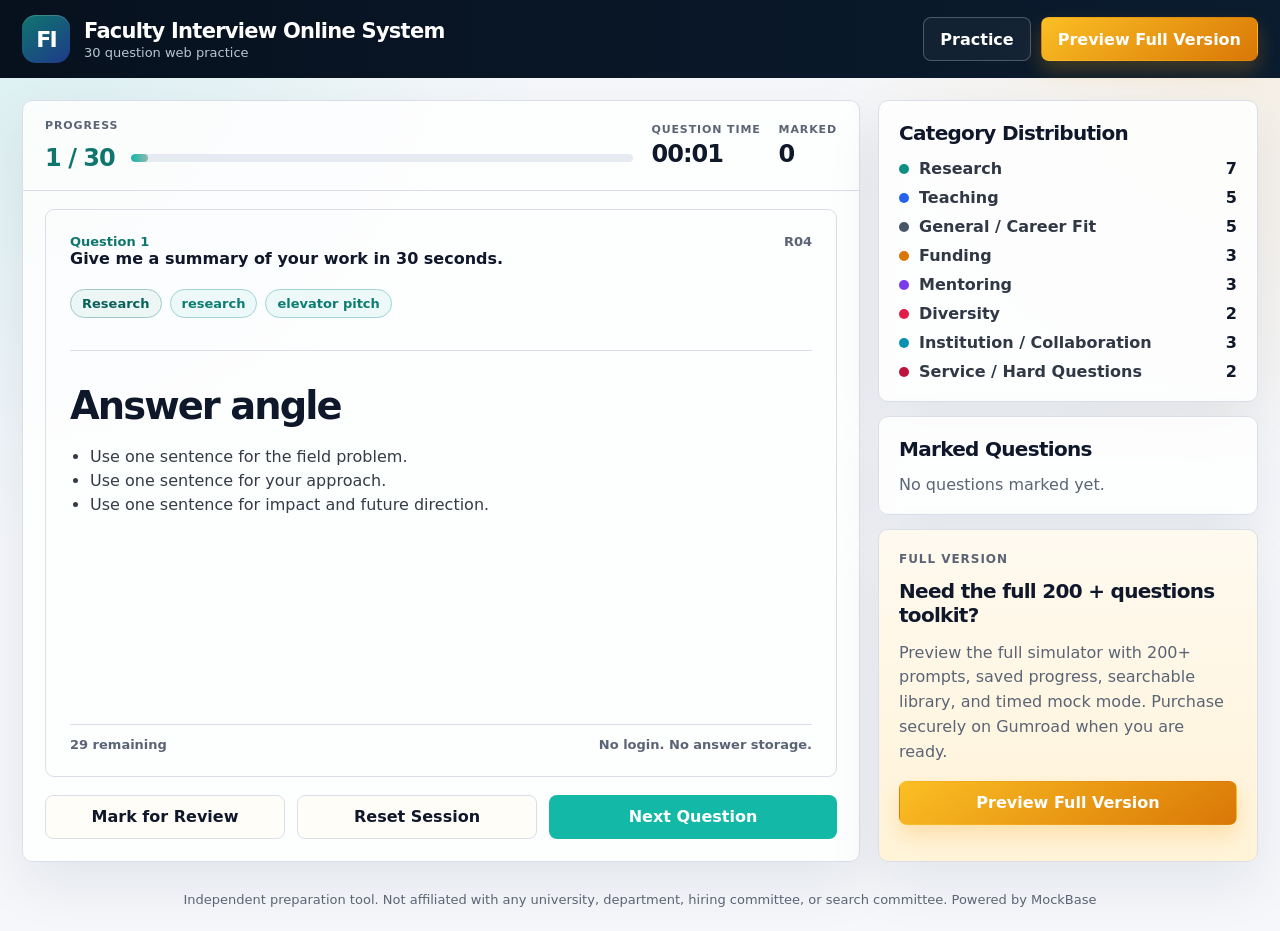
<file: index.html>
<!DOCTYPE html>
<html lang="en">
<head>
  <meta charset="UTF-8">
  <meta name="viewport" content="width=device-width, initial-scale=1.0">

  <title>Faculty Interview Practice Software | Faculty Interview Simulator | 30 min Online Free Mock</title>
  <meta name="description" content="Faculty interview practice software for PhD students, postdocs, lecturers, and assistant professor candidates. Practice academic interview prompts with timed sessions, answer angles, prompt libraries, and progress tracking.">
  <link rel="canonical" href="https://facultyinterview.app/">

  <meta property="og:title" content="Faculty Interview Practice Software">
  <meta property="og:description" content="Practice faculty interview prompts with timed sessions, answer angles, prompt libraries, and progress tracking.">
  <meta property="og:type" content="website">
  <meta property="og:url" content="https://facultyinterview.app/">
  <meta property="og:image" content="https://facultyinterview.app/preview.png">

  <meta name="twitter:card" content="summary_large_image">
  <meta name="twitter:title" content="Faculty Interview Practice Software">
  <meta name="twitter:description" content="Academic interview preparation software for PhD students, postdocs, lecturers, and assistant professor candidates.">
  <meta name="twitter:image" content="https://facultyinterview.app/preview.png">

  <link rel="stylesheet" href="styles.css">

  <link rel="icon" href="favicon_io/favicon.ico" sizes="any">
  <link rel="icon" type="image/png" sizes="32x32" href="favicon_io/favicon-32x32.png">
  <link rel="icon" type="image/png" sizes="16x16" href="favicon_io/favicon-16x16.png">
  <link rel="apple-touch-icon" sizes="180x180" href="favicon_io/apple-touch-icon.png">
  <link rel="manifest" href="favicon_io/site.webmanifest">
  <meta name="theme-color" content="#07111e">

  <script type="application/ld+json">
  {
    "@context": "https://schema.org",
    "@type": "SoftwareApplication",
    "name": "Faculty Interview Simulator",
    "applicationCategory": "EducationalApplication",
    "operatingSystem": "Web, macOS, Windows",
    "description": "Faculty interview practice software for academic job candidates, including timed practice sessions, interview prompts, answer angles, and progress tracking.",
    "url": "https://facultyinterview.app/",
    "offers": {
      "@type": "Offer",
      "price": "19.90",
      "priceCurrency": "USD"
    }
  }
  </script>

  <script async src="https://www.googletagmanager.com/gtag/js?id=G-M27YB79J05"></script>
  <script>
    window.dataLayer = window.dataLayer || [];
    function gtag(){dataLayer.push(arguments);}
    gtag('js', new Date());
    gtag('config', 'G-M27YB79J05');
  </script>
</head>

<body data-page="practice">
  <header class="topbar">
    <a class="brand" href="index.html" aria-label="Faculty Interview Online System">
      <span class="brand-mark">FI</span>
      <span>
        <strong>Faculty Interview Online System</strong>
        <small>30 question web practice</small>
      </span>
    </a>

    <nav class="top-actions" aria-label="Primary navigation">
      <a class="button button-ghost" href="#practice">Practice</a>
      <a
        class="button button-warm"
        onclick="gtag('event', 'buy_full_version_click', { event_category: 'purchase', event_label: 'top_navigation' });"
        href="preview.html"
      >
        Preview Full Version
      </a>
    </nav>
  </header>

  <main class="page-shell">
    <section id="practice" class="practice-layout">
      <section class="practice-card" aria-label="Current practice question">
        <div class="session-bar">
          <div class="metric progress-metric">
            <span>Progress</span>
            <strong id="progressText">1 / 30</strong>
            <div class="progress-track" aria-hidden="true">
              <div id="progressFill" class="progress-fill"></div>
            </div>
          </div>

          <div class="metric">
            <span>Question Time</span>
            <strong id="timerText">00:00</strong>
          </div>

          <div class="metric">
            <span>Marked</span>
            <strong id="markedCount">0</strong>
          </div>
        </div>

        <article class="question-panel">
          <div class="question-meta">
            <span id="questionNumber">Question 1</span>
            <span id="questionId">Q01</span>
          </div>

          <h1 id="questionText">Faculty Interview Practice Software for Academic Job Candidates</h1>

          <p id="questionNote" class="question-note" hidden></p>

          <div id="tagList" class="tag-list" aria-label="Question categories"></div>

          <div class="answer-angle">
            <h2>Answer angle</h2>
            <ul id="answerAngleList"></ul>
          </div>

          <div class="question-footer">
            <span id="remainingText">29 remaining</span>
            <span>No login. No answer storage.</span>
          </div>
        </article>

        <div class="practice-controls">
          <button id="reviewButton" class="button button-outline" type="button">Mark for Review</button>
          <button id="resetButton" class="button button-secondary" type="button">Reset Session</button>
          <button id="nextButton" class="button button-primary" type="button">Next Question</button>
        </div>
      </section>

      <aside class="side-stack" aria-label="Practice details">
        <section class="side-card">
          <h2>Category Distribution</h2>
          <div id="distributionList" class="distribution-list"></div>
        </section>

        <section class="side-card">
          <h2>Marked Questions</h2>
          <div id="markedList" class="marked-list">No questions marked yet.</div>
        </section>

        <section class="side-card full-card">
          <p class="eyebrow">Full version</p>
          <h2>Need the full 200 + questions toolkit?</h2>
          <p>
            Preview the full simulator with 200+ prompts, saved progress, searchable library, and timed mock mode. Purchase securely on Gumroad when you are ready.
          </p>
          <a
            class="button button-warm full-width"
            onclick="gtag('event', 'buy_full_version_click', { event_category: 'purchase', event_label: 'side_card' });"
            href="preview.html"
          >
            Preview Full Version
          </a>
          <p></p>
          <!-- AddToAny BEGIN --> <div class="a2a_kit a2a_kit_size_32 a2a_default_style"> <a class="a2a_dd" href="https://www.addtoany.com/share"></a> <a class="a2a_button_facebook"></a> <a class="a2a_button_mastodon"></a> <a class="a2a_button_email"></a> </div> <script defer src="https://static.addtoany.com/menu/page.js"></script> <!-- AddToAny END -->
        </section>
      </aside>
    </section>

    
  </main>

  <footer class="footer-note">
    Independent preparation tool. Not affiliated with any university, department, hiring committee, or search committee.  Powered by <a href="https://mockbase.app/#products" target="_blank">MockBase</a>
  </footer>

  <script src="app.js"></script>
</body>
</html>
</file>
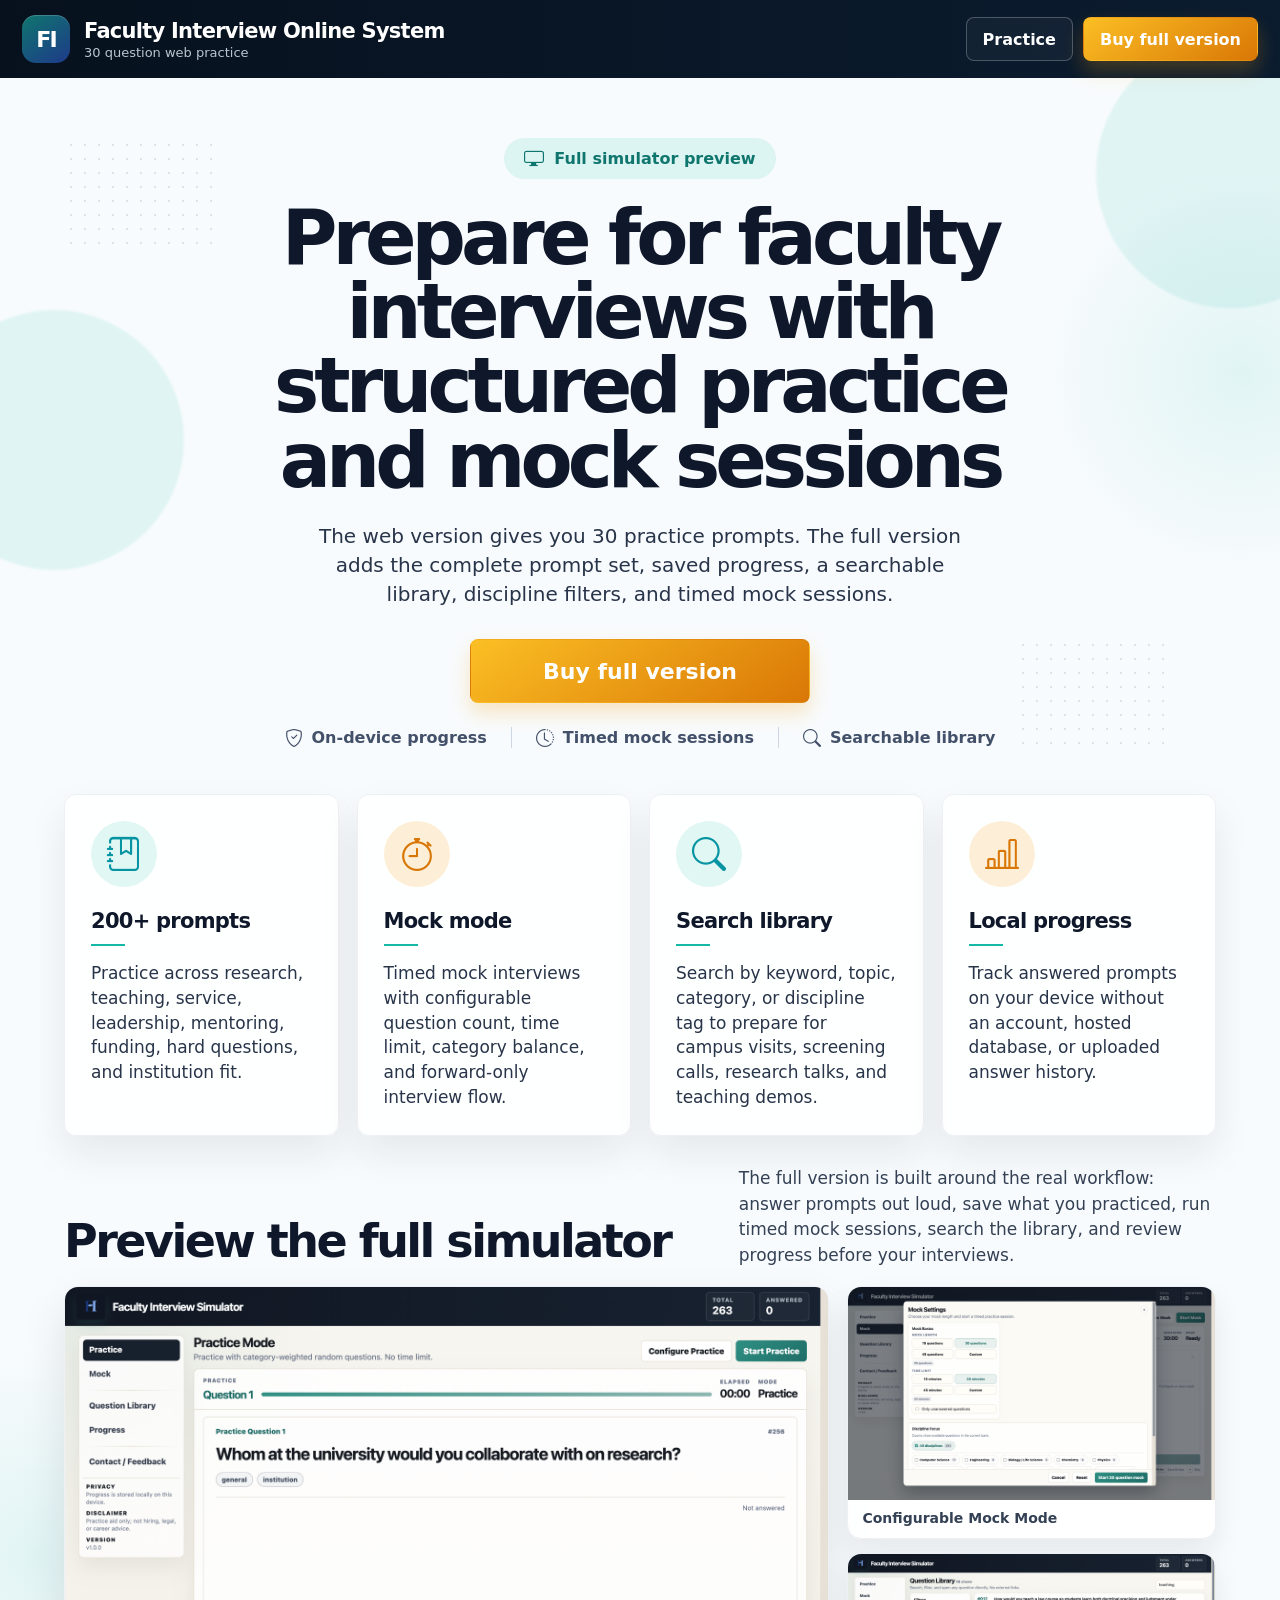
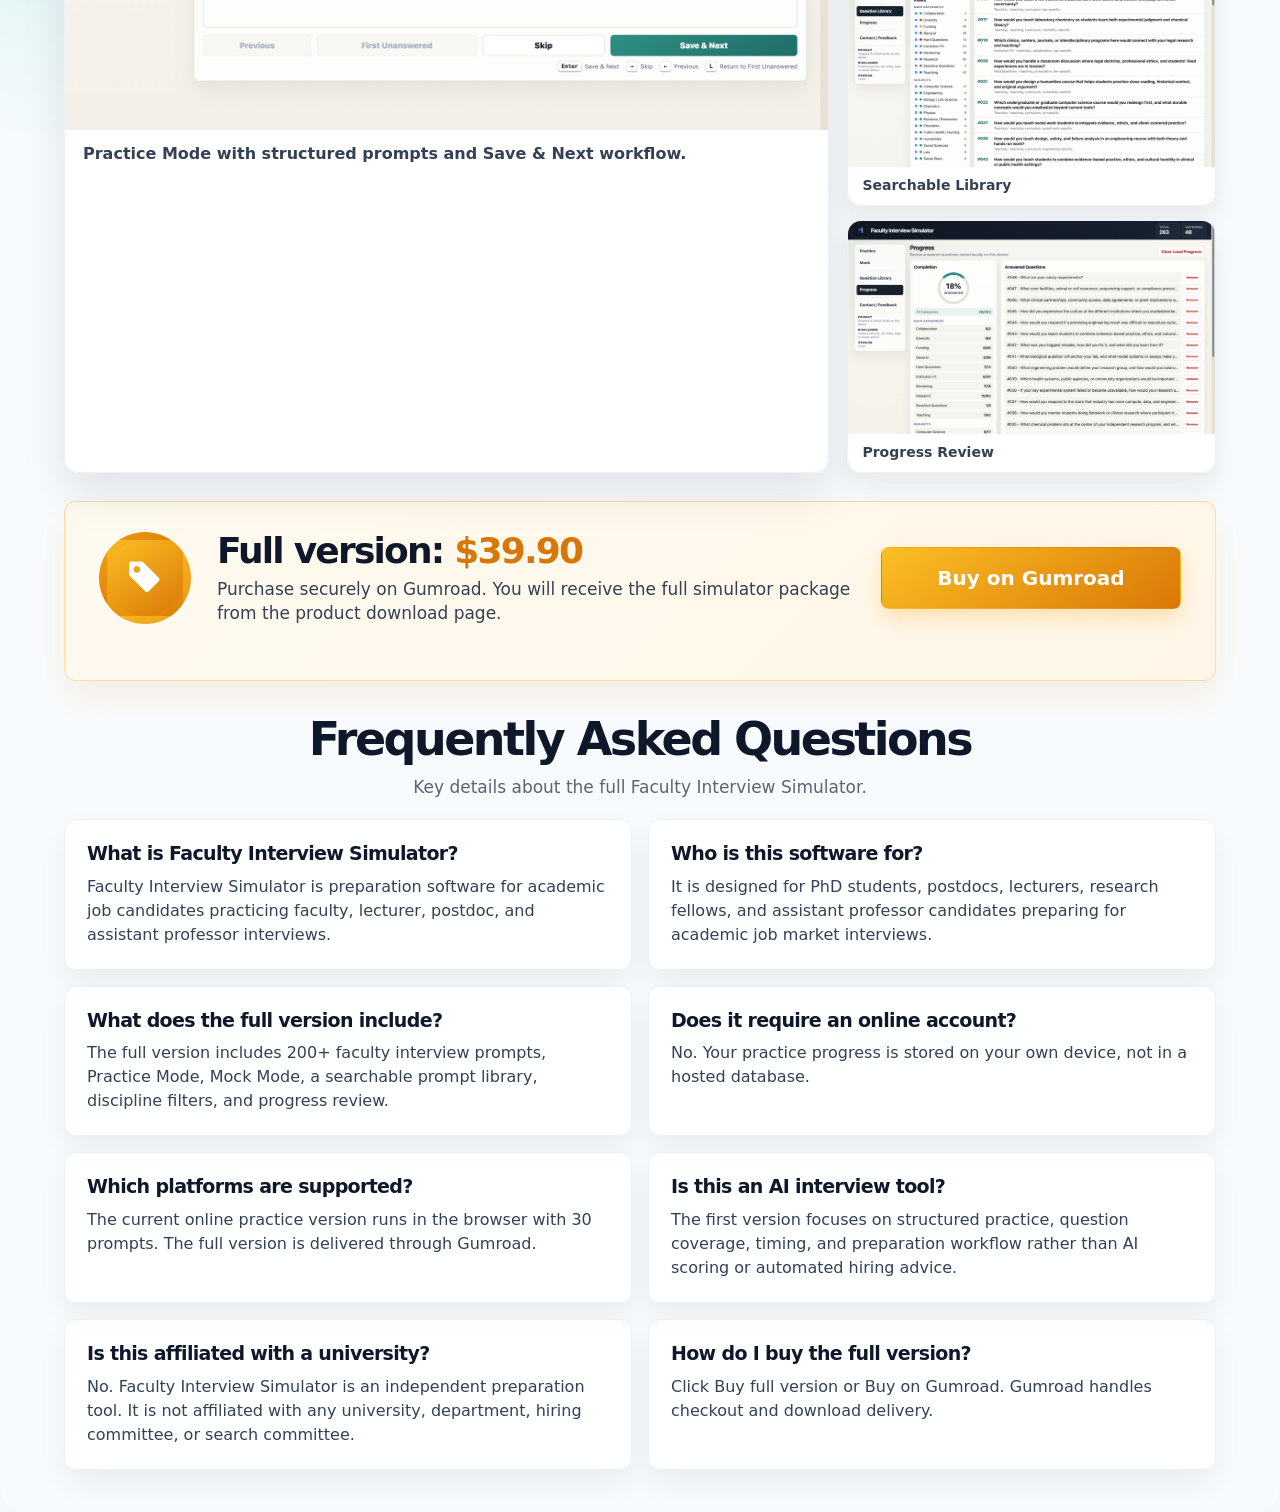
<file: preview.html>
<!DOCTYPE html>
<html lang="en">
<head>
  <meta charset="UTF-8">
  <meta name="viewport" content="width=device-width, initial-scale=1.0">

  <title>Faculty Interview Simulator Full Version | Academic Interview Practice Software</title>
  <meta name="description" content="Preview and purchase the full Faculty Interview Simulator for academic job candidates. Includes 200+ prompts, Practice Mode, Mock Mode, searchable library, and on-device progress tracking.">
  <link rel="canonical" href="https://facultyinterview.app/waitlist.html">

  <meta property="og:title" content="Faculty Interview Simulator Full Version">
  <meta property="og:description" content="Preview and purchase the full academic interview practice simulator with 200+ prompts, timed mock sessions, searchable library, and on-device progress tracking.">
  <meta property="og:type" content="website">
  <meta property="og:url" content="https://facultyinterview.app/waitlist.html">
  <meta property="og:image" content="https://facultyinterview.app/preview.png">

  <meta name="twitter:card" content="summary_large_image">
  <meta name="twitter:title" content="Faculty Interview Simulator Full Version">
  <meta name="twitter:description" content="Academic interview practice software with structured practice, mock sessions, and progress tracking.">
  <meta name="twitter:image" content="https://facultyinterview.app/preview.png">

  <link rel="stylesheet" href="https://cdn.jsdelivr.net/npm/bootstrap-icons@1.13.1/font/bootstrap-icons.min.css">
  <link rel="stylesheet" href="styles.css">

  <link rel="icon" href="favicon_io/favicon.ico" sizes="any">
  <link rel="icon" type="image/png" sizes="32x32" href="favicon_io/favicon-32x32.png">
  <link rel="icon" type="image/png" sizes="16x16" href="favicon_io/favicon-16x16.png">
  <link rel="apple-touch-icon" sizes="180x180" href="favicon_io/apple-touch-icon.png">
  <link rel="manifest" href="favicon_io/site.webmanifest">
  <meta name="theme-color" content="#07111e">

  <script type="application/ld+json">
  {
    "@context": "https://schema.org",
    "@type": "SoftwareApplication",
    "name": "Faculty Interview Simulator",
    "applicationCategory": "EducationalApplication",
    "operatingSystem": "macOS, Windows",
    "description": "Academic interview practice software with mock interviews, searchable prompt libraries, and on-device progress tracking.",
    "url": "https://facultyinterview.app/waitlist.html",
    "offers": {
      "@type": "Offer",
      "price": "39.90",
      "priceCurrency": "USD"
    }
  }
  </script>

  <script async src="https://www.googletagmanager.com/gtag/js?id=G-M27YB79J05"></script>
  <script>
    window.dataLayer = window.dataLayer || [];
    function gtag(){dataLayer.push(arguments);}
    gtag('js', new Date());
    gtag('config', 'G-M27YB79J05');
  </script>
</head>

<body data-page="waitlist">
  <div class="waitlist-page">
    <header class="topbar">
      <a class="brand" href="index.html" aria-label="Faculty Interview Online System">
        <span class="brand-mark">FI</span>
        <span>
          <strong>Faculty Interview Online System</strong>
          <small>30 question web practice</small>
        </span>
      </a>

      <nav class="top-actions" aria-label="Primary navigation">
        <a class="button button-ghost" href="index.html">Practice</a>
        <a
          class="button button-warm"
          onclick="gtag('event', 'buy_full_version_click', { event_category: 'purchase', event_label: 'top_navigation' });"
          href="https://christangstudio.gumroad.com/l/faculty-interview-simulator"
        >
          Buy full version
        </a>
      </nav>
    </header>

    <main class="waitlist-shell">
      <section class="waitlist-landing-hero" aria-label="Full version preview">
        <div class="hero-dot-field hero-dot-left" aria-hidden="true"></div>
        <div class="hero-dot-field hero-dot-right" aria-hidden="true"></div>
        <div class="hero-glow hero-glow-left" aria-hidden="true"></div>
        <div class="hero-glow hero-glow-right" aria-hidden="true"></div>

        <span class="client-badge">
          <i class="bi bi-display" aria-hidden="true"></i>
          Full simulator preview
        </span>

        <h1>Prepare for faculty interviews with structured practice and mock sessions</h1>

        <p>
          The web version gives you 30 practice prompts. The full version adds the complete prompt set, saved progress, a searchable library, discipline filters, and timed mock sessions.
        </p>

        <a
          class="button button-warm hero-cta"
          onclick="gtag('event', 'buy_full_version_click', { event_category: 'purchase', event_label: 'hero_cta' });"
          href="https://christangstudio.gumroad.com/l/faculty-interview-simulator"
        >
          Buy full version
        </a>

        <div class="trust-row" aria-label="Product highlights">
          <span><i class="bi bi-shield-check" aria-hidden="true"></i> On-device progress</span>
          <span><i class="bi bi-clock-history" aria-hidden="true"></i> Timed mock sessions</span>
          <span><i class="bi bi-search" aria-hidden="true"></i> Searchable library</span>
        </div>
      </section>

      <section class="waitlist-feature-grid" aria-label="Full version features">
        <article class="waitlist-feature-card">
          <span class="feature-icon teal" aria-hidden="true">
            <i class="bi bi-journal-bookmark"></i>
          </span>
          <h2>200+ prompts</h2>
          <p>
            Practice across research, teaching, service, leadership, mentoring, funding, hard questions, and institution fit.
          </p>
        </article>

        <article class="waitlist-feature-card">
          <span class="feature-icon gold" aria-hidden="true">
            <i class="bi bi-stopwatch"></i>
          </span>
          <h2>Mock mode</h2>
          <p>
            Timed mock interviews with configurable question count, time limit, category balance, and forward-only interview flow.
          </p>
        </article>

        <article class="waitlist-feature-card">
          <span class="feature-icon teal" aria-hidden="true">
            <i class="bi bi-search"></i>
          </span>
          <h2>Search library</h2>
          <p>
            Search by keyword, topic, category, or discipline tag to prepare for campus visits, screening calls, research talks, and teaching demos.
          </p>
        </article>

        <article class="waitlist-feature-card">
          <span class="feature-icon gold" aria-hidden="true">
            <i class="bi bi-bar-chart-line"></i>
          </span>
          <h2>Local progress</h2>
          <p>
            Track answered prompts on your device without an account, hosted database, or uploaded answer history.
          </p>
        </article>
      </section>

      <section class="product-preview-section" aria-label="Full version screenshots">
        <div class="preview-copy">
          <h2>Preview the full simulator</h2>
          <p>
            The full version is built around the real workflow: answer prompts out loud, save what you practiced, run timed mock sessions, search the library, and review progress before your interviews.
          </p>
        </div>

        <div class="preview-showcase">
          <figure class="preview-main">
            <img
              src="preview-assets/practice-session.png"
              alt="Faculty Interview Simulator Practice Mode showing an interview prompt, answer controls, and keyboard shortcuts."
              loading="lazy"
            >
            <figcaption>Practice Mode with structured prompts and Save &amp; Next workflow.</figcaption>
          </figure>

          <div class="preview-thumbs" aria-label="Additional full version screenshots">
            <figure>
              <img
                src="preview-assets/mock-configuration.png"
                alt="Mock settings screen with question count, time limit, discipline focus, and start button."
                loading="lazy"
              >
              <figcaption>Configurable Mock Mode</figcaption>
            </figure>

            <figure>
              <img
                src="preview-assets/question-library.png"
                alt="Searchable Question Library with category and subject filters."
                loading="lazy"
              >
              <figcaption>Searchable Library</figcaption>
            </figure>

            <figure>
              <img
                src="preview-assets/progress-review.png"
                alt="Progress page showing completion stats, categories, and answered questions."
                loading="lazy"
              >
              <figcaption>Progress Review</figcaption>
            </figure>
          </div>
        </div>
      </section>

      <section class="early-access-band" aria-label="Full version purchase">
        <div class="price-badge" aria-hidden="true">
          <i class="bi bi-tag-fill"></i>
        </div>

        <div>
          <h2>Full version: <span>$39.90</span></h2>
          <p>
            Purchase securely on Gumroad. You will receive the full simulator package from the product download page.
          </p>
        </div>

        <a
          class="button button-warm price-cta"
          onclick="gtag('event', 'buy_full_version_click', { event_category: 'purchase', event_label: 'price_cta' });"
          href="https://christangstudio.gumroad.com/l/faculty-interview-simulator"
        >
          Buy on Gumroad
        </a>

        <!-- AddToAny BEGIN --> <div class="a2a_kit a2a_kit_size_32 a2a_default_style"> <a class="a2a_dd" href="https://www.addtoany.com/share"></a> <a class="a2a_button_facebook"></a> <a class="a2a_button_mastodon"></a> <a class="a2a_button_email"></a> </div> <script defer src="https://static.addtoany.com/menu/page.js"></script> <!-- AddToAny END -->
      </section>

      <section class="faq-section" aria-label="Frequently asked questions">
        <div class="faq-header">
          <h2>Frequently Asked Questions</h2>
          <p>
            Key details about the full Faculty Interview Simulator.
          </p>
        </div>

        <div class="faq-grid">
          <article class="faq-card">
            <h3>What is Faculty Interview Simulator?</h3>
            <p>
              Faculty Interview Simulator is preparation software for academic job candidates practicing faculty, lecturer, postdoc, and assistant professor interviews.
            </p>
          </article>

          <article class="faq-card">
            <h3>Who is this software for?</h3>
            <p>
              It is designed for PhD students, postdocs, lecturers, research fellows, and assistant professor candidates preparing for academic job market interviews.
            </p>
          </article>

          <article class="faq-card">
            <h3>What does the full version include?</h3>
            <p>
              The full version includes 200+ faculty interview prompts, Practice Mode, Mock Mode, a searchable prompt library, discipline filters, and progress review.
            </p>
          </article>

          <article class="faq-card">
            <h3>Does it require an online account?</h3>
            <p>
              No. Your practice progress is stored on your own device, not in a hosted database.
            </p>
          </article>

          <article class="faq-card">
            <h3>Which platforms are supported?</h3>
            <p>
              The current online practice version runs in the browser with 30 prompts. The full version is delivered through Gumroad.
            </p>
          </article>

          <article class="faq-card">
            <h3>Is this an AI interview tool?</h3>
            <p>
              The first version focuses on structured practice, question coverage, timing, and preparation workflow rather than AI scoring or automated hiring advice.
            </p>
          </article>

          <article class="faq-card">
            <h3>Is this affiliated with a university?</h3>
            <p>
              No. Faculty Interview Simulator is an independent preparation tool. It is not affiliated with any university, department, hiring committee, or search committee.
            </p>
          </article>

          <article class="faq-card">
            <h3>How do I buy the full version?</h3>
            <p>
              Click Buy full version or Buy on Gumroad. Gumroad handles checkout and download delivery.
            </p>
          </article>
        </div>
      </section>


    </main>
  </div>
</body>
</html>
</file>
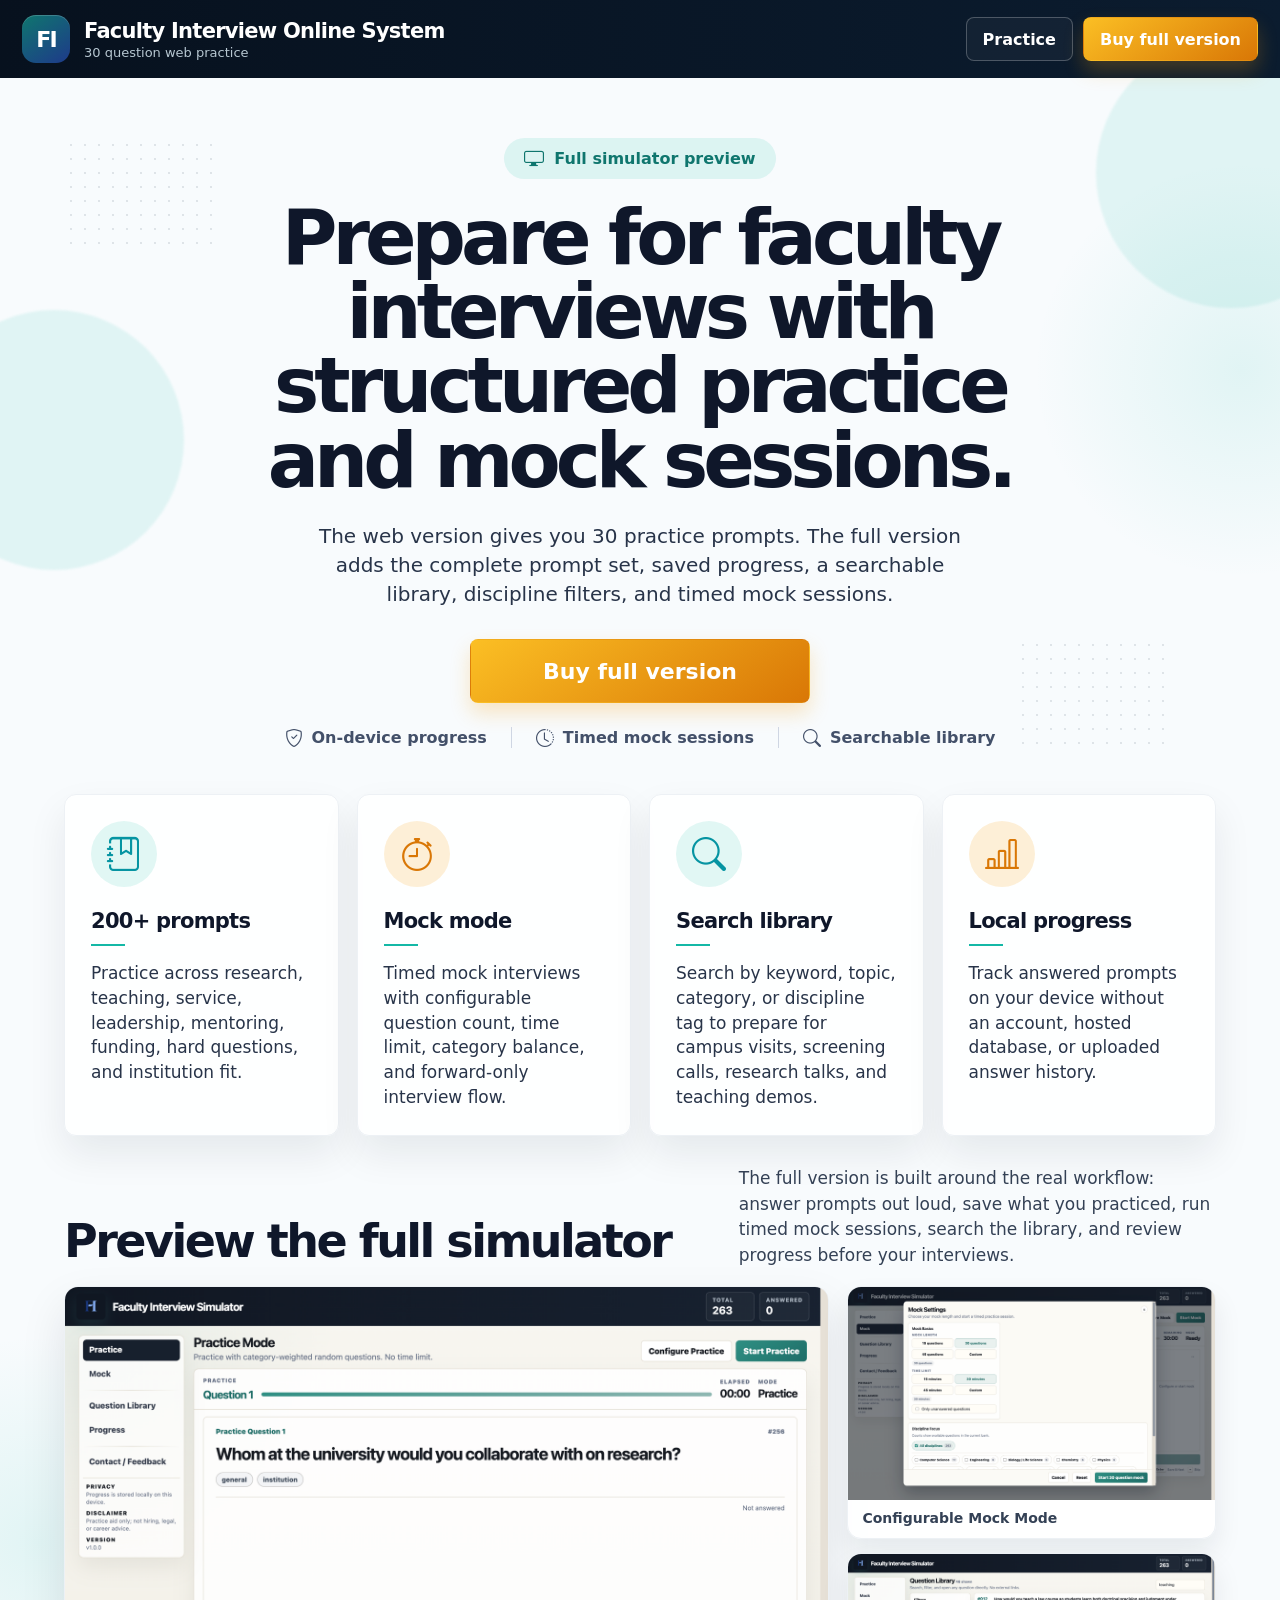
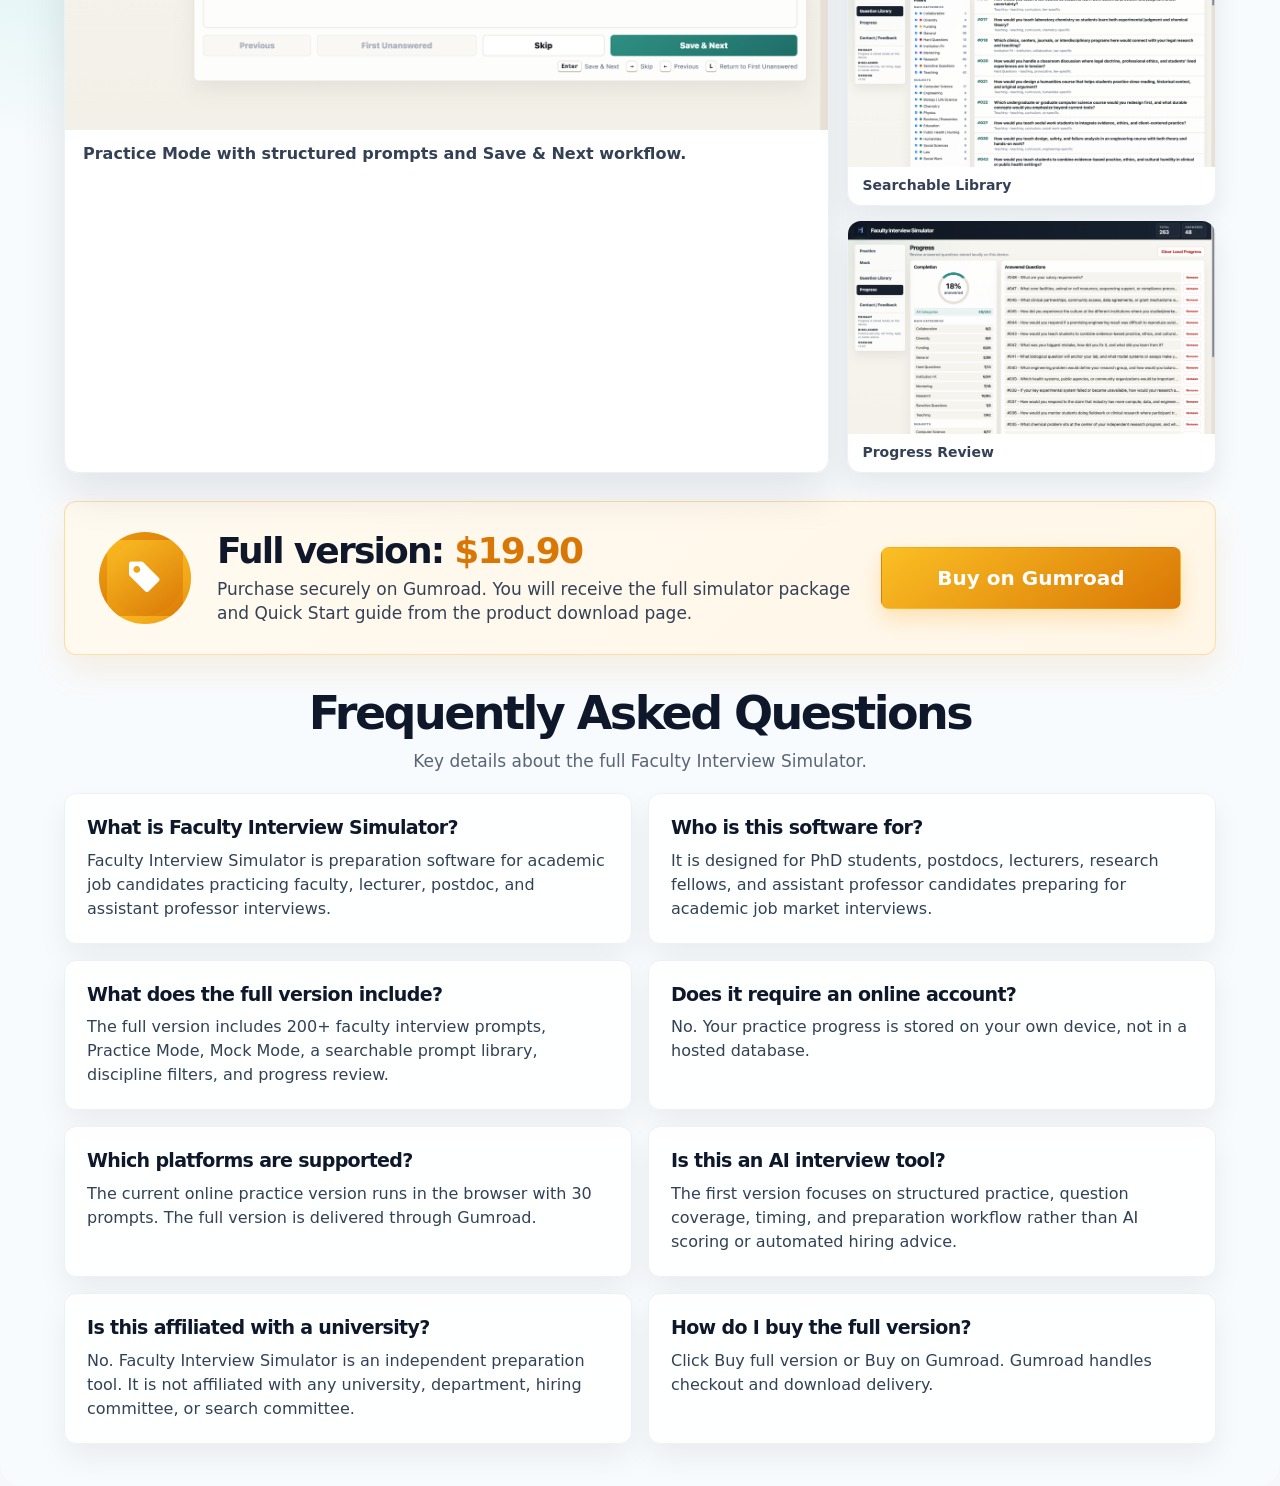
<file: waitlist.html>
<!DOCTYPE html>
<html lang="en">
<head>
  <meta charset="UTF-8">
  <meta name="viewport" content="width=device-width, initial-scale=1.0">

  <title>Faculty Interview Simulator Full Version | Academic Interview Practice Software</title>
  <meta name="description" content="Preview and purchase the full Faculty Interview Simulator for academic job candidates. Includes 200+ prompts, Practice Mode, Mock Mode, searchable library, and on-device progress tracking.">
  <link rel="canonical" href="https://facultyinterview.app/waitlist.html">

  <meta property="og:title" content="Faculty Interview Simulator Full Version">
  <meta property="og:description" content="Preview and purchase the full academic interview practice simulator with 200+ prompts, timed mock sessions, searchable library, and on-device progress tracking.">
  <meta property="og:type" content="website">
  <meta property="og:url" content="https://facultyinterview.app/waitlist.html">
  <meta property="og:image" content="https://facultyinterview.app/preview.png">

  <meta name="twitter:card" content="summary_large_image">
  <meta name="twitter:title" content="Faculty Interview Simulator Full Version">
  <meta name="twitter:description" content="Academic interview practice software with structured practice, mock sessions, and progress tracking.">
  <meta name="twitter:image" content="https://facultyinterview.app/preview.png">

  <link rel="stylesheet" href="https://cdn.jsdelivr.net/npm/bootstrap-icons@1.13.1/font/bootstrap-icons.min.css">
  <link rel="stylesheet" href="styles.css">

  <link rel="icon" href="favicon_io/favicon.ico" sizes="any">
  <link rel="icon" type="image/png" sizes="32x32" href="favicon_io/favicon-32x32.png">
  <link rel="icon" type="image/png" sizes="16x16" href="favicon_io/favicon-16x16.png">
  <link rel="apple-touch-icon" sizes="180x180" href="favicon_io/apple-touch-icon.png">
  <link rel="manifest" href="favicon_io/site.webmanifest">
  <meta name="theme-color" content="#07111e">

  <script type="application/ld+json">
  {
    "@context": "https://schema.org",
    "@type": "SoftwareApplication",
    "name": "Faculty Interview Simulator",
    "applicationCategory": "EducationalApplication",
    "operatingSystem": "macOS, Windows",
    "description": "Academic interview practice software with mock interviews, searchable prompt libraries, and on-device progress tracking.",
    "url": "https://facultyinterview.app/waitlist.html",
    "offers": {
      "@type": "Offer",
      "price": "19.90",
      "priceCurrency": "USD"
    }
  }
  </script>

  <script async src="https://www.googletagmanager.com/gtag/js?id=G-M27YB79J05"></script>
  <script>
    window.dataLayer = window.dataLayer || [];
    function gtag(){dataLayer.push(arguments);}
    gtag('js', new Date());
    gtag('config', 'G-M27YB79J05');
  </script>
</head>

<body data-page="waitlist">
  <div class="waitlist-page">
    <header class="topbar">
      <a class="brand" href="index.html" aria-label="Faculty Interview Online System">
        <span class="brand-mark">FI</span>
        <span>
          <strong>Faculty Interview Online System</strong>
          <small>30 question web practice</small>
        </span>
      </a>

      <nav class="top-actions" aria-label="Primary navigation">
        <a class="button button-ghost" href="index.html">Practice</a>
        <a
          class="button button-warm"
          onclick="gtag('event', 'buy_full_version_click', { event_category: 'purchase', event_label: 'top_navigation' });"
          href="https://christangstudio.gumroad.com/l/faculty-interview-simulator"
        >
          Buy full version
        </a>
      </nav>
    </header>

    <main class="waitlist-shell">
      <section class="waitlist-landing-hero" aria-label="Full version preview">
        <div class="hero-dot-field hero-dot-left" aria-hidden="true"></div>
        <div class="hero-dot-field hero-dot-right" aria-hidden="true"></div>
        <div class="hero-glow hero-glow-left" aria-hidden="true"></div>
        <div class="hero-glow hero-glow-right" aria-hidden="true"></div>

        <span class="client-badge">
          <i class="bi bi-display" aria-hidden="true"></i>
          Full simulator preview
        </span>

        <h1>Prepare for faculty interviews with structured practice and mock sessions.</h1>

        <p>
          The web version gives you 30 practice prompts. The full version adds the complete prompt set, saved progress, a searchable library, discipline filters, and timed mock sessions.
        </p>

        <a
          class="button button-warm hero-cta"
          onclick="gtag('event', 'buy_full_version_click', { event_category: 'purchase', event_label: 'hero_cta' });"
          href="https://christangstudio.gumroad.com/l/faculty-interview-simulator"
        >
          Buy full version
        </a>

        <div class="trust-row" aria-label="Product highlights">
          <span><i class="bi bi-shield-check" aria-hidden="true"></i> On-device progress</span>
          <span><i class="bi bi-clock-history" aria-hidden="true"></i> Timed mock sessions</span>
          <span><i class="bi bi-search" aria-hidden="true"></i> Searchable library</span>
        </div>
      </section>

      <section class="waitlist-feature-grid" aria-label="Full version features">
        <article class="waitlist-feature-card">
          <span class="feature-icon teal" aria-hidden="true">
            <i class="bi bi-journal-bookmark"></i>
          </span>
          <h2>200+ prompts</h2>
          <p>
            Practice across research, teaching, service, leadership, mentoring, funding, hard questions, and institution fit.
          </p>
        </article>

        <article class="waitlist-feature-card">
          <span class="feature-icon gold" aria-hidden="true">
            <i class="bi bi-stopwatch"></i>
          </span>
          <h2>Mock mode</h2>
          <p>
            Timed mock interviews with configurable question count, time limit, category balance, and forward-only interview flow.
          </p>
        </article>

        <article class="waitlist-feature-card">
          <span class="feature-icon teal" aria-hidden="true">
            <i class="bi bi-search"></i>
          </span>
          <h2>Search library</h2>
          <p>
            Search by keyword, topic, category, or discipline tag to prepare for campus visits, screening calls, research talks, and teaching demos.
          </p>
        </article>

        <article class="waitlist-feature-card">
          <span class="feature-icon gold" aria-hidden="true">
            <i class="bi bi-bar-chart-line"></i>
          </span>
          <h2>Local progress</h2>
          <p>
            Track answered prompts on your device without an account, hosted database, or uploaded answer history.
          </p>
        </article>
      </section>

      <section class="product-preview-section" aria-label="Full version screenshots">
        <div class="preview-copy">
          <h2>Preview the full simulator</h2>
          <p>
            The full version is built around the real workflow: answer prompts out loud, save what you practiced, run timed mock sessions, search the library, and review progress before your interviews.
          </p>
        </div>

        <div class="preview-showcase">
          <figure class="preview-main">
            <img
              src="preview-assets/practice-session.png"
              alt="Faculty Interview Simulator Practice Mode showing an interview prompt, answer controls, and keyboard shortcuts."
              loading="lazy"
            >
            <figcaption>Practice Mode with structured prompts and Save &amp; Next workflow.</figcaption>
          </figure>

          <div class="preview-thumbs" aria-label="Additional full version screenshots">
            <figure>
              <img
                src="preview-assets/mock-configuration.png"
                alt="Mock settings screen with question count, time limit, discipline focus, and start button."
                loading="lazy"
              >
              <figcaption>Configurable Mock Mode</figcaption>
            </figure>

            <figure>
              <img
                src="preview-assets/question-library.png"
                alt="Searchable Question Library with category and subject filters."
                loading="lazy"
              >
              <figcaption>Searchable Library</figcaption>
            </figure>

            <figure>
              <img
                src="preview-assets/progress-review.png"
                alt="Progress page showing completion stats, categories, and answered questions."
                loading="lazy"
              >
              <figcaption>Progress Review</figcaption>
            </figure>
          </div>
        </div>
      </section>

      <section class="early-access-band" aria-label="Full version purchase">
        <div class="price-badge" aria-hidden="true">
          <i class="bi bi-tag-fill"></i>
        </div>

        <div>
          <h2>Full version: <span>$19.90</span></h2>
          <p>
            Purchase securely on Gumroad. You will receive the full simulator package and Quick Start guide from the product download page.
          </p>
        </div>

        <a
          class="button button-warm price-cta"
          onclick="gtag('event', 'buy_full_version_click', { event_category: 'purchase', event_label: 'price_cta' });"
          href="https://christangstudio.gumroad.com/l/faculty-interview-simulator"
        >
          Buy on Gumroad
        </a>
      </section>

      <section class="faq-section" aria-label="Frequently asked questions">
        <div class="faq-header">
          <h2>Frequently Asked Questions</h2>
          <p>
            Key details about the full Faculty Interview Simulator.
          </p>
        </div>

        <div class="faq-grid">
          <article class="faq-card">
            <h3>What is Faculty Interview Simulator?</h3>
            <p>
              Faculty Interview Simulator is preparation software for academic job candidates practicing faculty, lecturer, postdoc, and assistant professor interviews.
            </p>
          </article>

          <article class="faq-card">
            <h3>Who is this software for?</h3>
            <p>
              It is designed for PhD students, postdocs, lecturers, research fellows, and assistant professor candidates preparing for academic job market interviews.
            </p>
          </article>

          <article class="faq-card">
            <h3>What does the full version include?</h3>
            <p>
              The full version includes 200+ faculty interview prompts, Practice Mode, Mock Mode, a searchable prompt library, discipline filters, and progress review.
            </p>
          </article>

          <article class="faq-card">
            <h3>Does it require an online account?</h3>
            <p>
              No. Your practice progress is stored on your own device, not in a hosted database.
            </p>
          </article>

          <article class="faq-card">
            <h3>Which platforms are supported?</h3>
            <p>
              The current online practice version runs in the browser with 30 prompts. The full version is delivered through Gumroad.
            </p>
          </article>

          <article class="faq-card">
            <h3>Is this an AI interview tool?</h3>
            <p>
              The first version focuses on structured practice, question coverage, timing, and preparation workflow rather than AI scoring or automated hiring advice.
            </p>
          </article>

          <article class="faq-card">
            <h3>Is this affiliated with a university?</h3>
            <p>
              No. Faculty Interview Simulator is an independent preparation tool. It is not affiliated with any university, department, hiring committee, or search committee.
            </p>
          </article>

          <article class="faq-card">
            <h3>How do I buy the full version?</h3>
            <p>
              Click Buy full version or Buy on Gumroad. Gumroad handles checkout and download delivery.
            </p>
          </article>
        </div>
      </section>


    </main>
  </div>
</body>
</html>
</file>
<file: styles.css>
:root {
  --bg: #f5f7fb;
  --surface: #ffffff;
  --panel: #ffffff;
  --ink: #0f172a;
  --muted: #5b6475;
  --line: #d9dee8;
  --nav: #07111e;
  --nav-2: #0b1c2f;
  --accent: #14b8a6;
  --accent-strong: #0f766e;
  --warm: #f59e0b;
  --warm-strong: #d97706;
  --danger: #b42318;
  --shadow: 0 22px 55px rgba(15, 23, 42, 0.08);
}

* {
  box-sizing: border-box;
}

html {
  scroll-behavior: smooth;
}

body {
  background:
    radial-gradient(circle at top left, rgba(20, 184, 166, 0.12), transparent 34rem),
    radial-gradient(circle at top right, rgba(245, 158, 11, 0.10), transparent 30rem),
    var(--bg);
  color: var(--ink);
  font-family: Inter, ui-sans-serif, system-ui, -apple-system, BlinkMacSystemFont, "Segoe UI", sans-serif;
  margin: 0;
}

a {
  color: inherit;
  text-decoration: none;
}

button,
input,
select {
  font: inherit;
}

.topbar {
  align-items: center;
  background: linear-gradient(90deg, var(--nav), var(--nav-2));
  color: #fff;
  display: flex;
  gap: 24px;
  min-height: 78px;
  padding: 12px 22px;
  position: sticky;
  top: 0;
  z-index: 10;
}

.brand {
  align-items: center;
  display: inline-flex;
  gap: 14px;
  min-width: 0;
}

.brand-mark {
  width: 48px;
  height: 48px;
  border-radius: 14px;
  background: linear-gradient(145deg, #0f766e, #1e3a8a);
  color: #ffffff;
  display: inline-flex;
  align-items: center;
  justify-content: center;
  font-weight: 900;
  font-size: 22px;
  letter-spacing: -0.08em;
  box-shadow: inset 0 1px 0 rgba(255,255,255,0.18);
}

.seo-hero {
  background: rgba(255, 255, 255, 0.86);
  border: 1px solid var(--line);
  border-radius: 10px;
  box-shadow: var(--shadow);
  margin-bottom: 18px;
  padding: 22px 26px;
}

.seo-hero h1 {
  font-size: clamp(28px, 3.2vw, 44px);
  letter-spacing: -0.055em;
  line-height: 1.05;
  margin: 0 0 10px;
  max-width: 920px;
}

.seo-hero p {
  color: var(--muted);
  font-size: 17px;
  line-height: 1.5;
  margin: 0;
  max-width: 880px;
}

.brand strong {
  display: block;
  font-size: 21px;
  letter-spacing: -0.035em;
}

.brand small {
  color: #b7c7d1;
  display: block;
  font-size: 13px;
  margin-top: 2px;
}

.top-actions {
  align-items: center;
  display: flex;
  gap: 10px;
  margin-left: auto;
}

.button {
  align-items: center;
  border: 1px solid transparent;
  border-radius: 8px;
  cursor: pointer;
  display: inline-flex;
  font-weight: 850;
  justify-content: center;
  min-height: 44px;
  padding: 10px 16px;
}

.button-primary {
  background: var(--accent);
  color: #fff;
}

.button-primary:hover {
  background: var(--accent-strong);
}

.button-warm {
  background: linear-gradient(145deg, #fbbf24, var(--warm-strong));
  box-shadow: 0 10px 20px rgba(245, 158, 11, 0.24);
  color: #fff;
}

.button-warm:hover {
  background: linear-gradient(145deg, #f59e0b, #b45309);
}

.button-outline,
.button-secondary {
  background: #fffdf8;
  border-color: var(--line);
  color: var(--ink);
}

.button-ghost {
  background: rgba(255, 255, 255, 0.04);
  border-color: rgba(255, 255, 255, 0.24);
  color: #fff;
}

.button:disabled {
  cursor: default;
  opacity: 0.52;
}

.full-width {
  width: 100%;
}

.page-shell {
  margin: 0 auto;
  max-width: 1480px;
  padding: 22px;
}

.hero-strip,
.practice-card,
.side-card,
.waitlist-hero,
.feature-card {
  background: rgba(255, 255, 255, 0.86);
  border: 1px solid var(--line);
  border-radius: 10px;
  box-shadow: var(--shadow);
}

.hero-strip {
  align-items: end;
  display: grid;
  gap: 20px;
  grid-template-columns: minmax(0, 1fr) auto;
  margin-bottom: 18px;
  padding: 28px;
}

.eyebrow {
  color: var(--warm-strong);
  display: block;
  font-size: 12px;
  font-weight: 900;
  letter-spacing: 0.08em;
  margin: 0 0 10px;
  text-transform: uppercase;
}

h1,
h2,
h3,
p {
  margin-top: 0;
}

.hero-strip h1,
.waitlist-hero h1 {
  font-size: clamp(34px, 4vw, 58px);
  letter-spacing: -0.055em;
  line-height: 1;
  margin-bottom: 14px;
}

.hero-strip p,
.waitlist-hero p,
.side-card p,
.feature-card p {
  color: var(--muted);
  line-height: 1.55;
}

.practice-layout {
  display: grid;
  gap: 18px;
  grid-template-columns: minmax(0, 1fr) 380px;
}

.practice-card {
  display: grid;
  grid-template-rows: auto minmax(420px, 1fr) auto;
  min-height: 610px;
  overflow: hidden;
}

.session-bar {
  align-items: center;
  border-bottom: 1px solid var(--line);
  display: grid;
  gap: 18px;
  grid-template-columns: minmax(260px, 1fr) auto auto;
  padding: 18px 22px;
}

.metric span {
  color: var(--muted);
  display: block;
  font-size: 11px;
  font-weight: 900;
  letter-spacing: 0.08em;
  margin-bottom: 4px;
  text-transform: uppercase;
}

.metric strong {
  display: block;
  font-size: 24px;
  letter-spacing: -0.04em;
}

.progress-metric {
  display: grid;
  gap: 8px 16px;
  grid-template-columns: auto minmax(120px, 1fr);
}

.progress-metric span {
  grid-column: 1 / -1;
}

.progress-metric strong {
  color: var(--accent-strong);
}

.progress-track {
  align-self: center;
  background: #e6eaf1;
  border-radius: 999px;
  height: 8px;
  overflow: hidden;
}

.progress-fill {
  background: linear-gradient(90deg, var(--accent), #8fb8b2);
  border-radius: inherit;
  height: 100%;
  width: 0;
}

.question-panel {
  border: 1px solid var(--line);
  border-radius: 9px;
  display: grid;
  grid-template-rows: auto auto auto minmax(0, 1fr) auto;
  margin: 18px 22px;
  min-height: 0;
  padding: 24px;
}

.question-meta,
.question-footer {
  align-items: center;
  color: var(--muted);
  display: flex;
  font-size: 13px;
  font-weight: 800;
  gap: 12px;
  justify-content: space-between;
}

.question-meta span:first-child {
  color: var(--accent-strong);
}

.question-panel h2 {
  font-size: clamp(28px, 3vw, 42px);
  letter-spacing: -0.05em;
  line-height: 1.08;
  margin: 18px 0;
}

.question-note {
  background: #fff7e6;
  border-left: 4px solid var(--warm);
  border-radius: 6px;
  color: #7b4c18;
  padding: 10px 12px;
}

.tag-list {
  display: flex;
  flex-wrap: wrap;
  gap: 8px;
  margin-bottom: 18px;
}

.tag-chip {
  --chip-color: var(--accent);
  background: color-mix(in srgb, var(--chip-color) 8%, white);
  border: 1px solid color-mix(in srgb, var(--chip-color) 28%, var(--line));
  border-radius: 999px;
  color: color-mix(in srgb, var(--chip-color) 68%, black);
  font-size: 13px;
  font-weight: 800;
  padding: 6px 11px;
}

.answer-angle {
  border-top: 1px solid var(--line);
  margin-top: 14px;
  padding-top: 16px;
}

.answer-angle h3 {
  color: var(--accent-strong);
  font-size: 15px;
  margin-bottom: 8px;
}

.answer-angle ul {
  color: #343b46;
  line-height: 1.5;
  margin-bottom: 0;
  padding-left: 20px;
}

.question-footer {
  border-top: 1px solid var(--line);
  padding-top: 12px;
}

.practice-controls {
  display: grid;
  gap: 12px;
  grid-template-columns: 1fr 1fr 1.2fr;
  padding: 0 22px 22px;
}

.side-stack {
  display: grid;
  gap: 14px;
}

.side-card {
  padding: 20px;
}

.side-card h2,
.feature-card h2 {
  font-size: 20px;
  letter-spacing: -0.035em;
  margin-bottom: 14px;
}

.distribution-list {
  display: grid;
  gap: 10px;
}

.distribution-row {
  align-items: center;
  display: grid;
  gap: 10px;
  grid-template-columns: 10px minmax(0, 1fr) auto;
}

.category-dot {
  background: var(--category-color);
  border-radius: 999px;
  height: 10px;
  width: 10px;
}

.distribution-row span:nth-child(2) {
  color: #303846;
  font-weight: 750;
}

.marked-list {
  color: var(--muted);
  display: grid;
  gap: 8px;
}

.marked-item {
  background: #fff;
  border: 1px solid var(--line);
  border-radius: 8px;
  padding: 10px;
}

.marked-item strong {
  color: var(--accent-strong);
  display: block;
  margin-bottom: 4px;
}

.full-card {
  background: linear-gradient(180deg, #fffaf0, #fff3d8);
}

.waitlist-hero {
  display: grid;
  gap: 28px;
  grid-template-columns: minmax(0, 1fr) 390px;
  padding: 34px;
}

.waitlist-form {
  align-self: start;
  background: #fffaf0;
  border: 1px solid var(--line);
  border-radius: 10px;
  display: grid;
  gap: 14px;
  padding: 18px;
}

.waitlist-form strong {
  display: block;
  font-size: 22px;
  letter-spacing: -0.035em;
}

.waitlist-form p {
  color: var(--muted);
  line-height: 1.5;
  margin-bottom: 0;
}

.form-status {
  color: var(--accent-strong);
  font-weight: 800;
  margin: 0;
  min-height: 20px;
}

.feature-grid {
  display: grid;
  gap: 16px;
  grid-template-columns: repeat(4, minmax(0, 1fr));
  margin-top: 18px;
}

.feature-card {
  padding: 22px;
}

.feature-card span {
  color: var(--warm-strong);
  display: block;
  font-weight: 900;
  margin-bottom: 20px;
}

.footer-note {
  color: var(--muted);
  font-size: 13px;
  padding: 8px 22px 24px;
  text-align: center;
}

.waitlist-page {
  background:
    radial-gradient(circle at 3% 50%, rgba(20, 184, 166, 0.10), transparent 13rem),
    radial-gradient(circle at 97% 12%, rgba(20, 184, 166, 0.10), transparent 13rem),
    #f8fbfd;
  border-radius: 0 0 22px 22px;
  min-height: 100vh;
  overflow: hidden;
}

.waitlist-shell {
  margin: 0 auto;
  max-width: 1320px;
  padding: 52px clamp(22px, 5vw, 66px) 42px;
  position: relative;
}

.waitlist-landing-hero {
  display: grid;
  justify-items: center;
  padding: 8px 0 38px;
  position: relative;
  text-align: center;
}

.hero-dot-field {
  background-image: radial-gradient(rgba(71, 85, 105, 0.22) 1px, transparent 1px);
  background-size: 14px 14px;
  height: 112px;
  opacity: 0.65;
  pointer-events: none;
  position: absolute;
  width: 150px;
}

.hero-dot-left {
  left: 0;
  top: 8px;
}

.hero-dot-right {
  bottom: 36px;
  right: 50px;
}

.hero-glow {
  background: rgba(20, 184, 166, 0.10);
  border-radius: 999px;
  filter: blur(1px);
  pointer-events: none;
  position: absolute;
}

.hero-glow-left {
  height: 260px;
  left: -140px;
  top: 180px;
  width: 260px;
}

.hero-glow-right {
  height: 270px;
  right: -150px;
  top: -92px;
  width: 270px;
}

.client-badge {
  align-items: center;
  background: rgba(20, 184, 166, 0.12);
  border-radius: 999px;
  color: var(--accent-strong);
  display: inline-flex;
  font-weight: 900;
  gap: 10px;
  margin-bottom: 22px;
  padding: 10px 20px;
}

.client-badge .bi {
  font-size: 20px;
  line-height: 1;
}

.waitlist-landing-hero h1 {
  font-size: clamp(42px, 6vw, 76px);
  letter-spacing: -0.065em;
  line-height: 0.98;
  margin: 0 auto 24px;
  max-width: 780px;
}

.waitlist-landing-hero p {
  color: #283449;
  font-size: 20px;
  line-height: 1.45;
  margin: 0 auto 30px;
  max-width: 650px;
}

.hero-cta {
  font-size: 22px;
  min-height: 64px;
  min-width: 340px;
}

.trust-row {
  align-items: center;
  color: #435069;
  display: flex;
  flex-wrap: wrap;
  font-weight: 750;
  gap: 0;
  justify-content: center;
  margin-top: 24px;
}

.trust-row span {
  align-items: center;
  display: inline-flex;
  gap: 9px;
  padding: 0 24px;
}

.trust-row .bi {
  font-size: 18px;
}

.trust-row span + span {
  border-left: 1px solid #cfd6e3;
}

.waitlist-feature-grid {
  display: grid;
  gap: 18px;
  grid-template-columns: repeat(4, minmax(0, 1fr));
  margin-top: 8px;
}

.waitlist-feature-card {
  background: rgba(255, 255, 255, 0.92);
  border: 1px solid #edf1f5;
  border-radius: 12px;
  box-shadow: 0 18px 38px rgba(15, 23, 42, 0.08);
  min-height: 230px;
  padding: 26px;
}

.feature-icon {
  align-items: center;
  border-radius: 999px;
  display: inline-flex;
  font-size: 34px;
  font-weight: 900;
  height: 66px;
  justify-content: center;
  margin-bottom: 22px;
  width: 66px;
}

.feature-icon .bi,
.price-badge .bi {
  line-height: 1;
}

.feature-icon.teal {
  background: rgba(20, 184, 166, 0.12);
  color: #0694a2;
}

.feature-icon.gold {
  background: rgba(245, 158, 11, 0.16);
  color: #d97706;
}

.waitlist-feature-card h2 {
  font-size: 21px;
  letter-spacing: -0.035em;
  margin-bottom: 28px;
  position: relative;
}

.waitlist-feature-card h2::after {
  background: var(--accent);
  bottom: -13px;
  content: "";
  height: 2px;
  left: 0;
  position: absolute;
  width: 34px;
}

.waitlist-feature-card p {
  color: #283449;
  font-size: 17px;
  line-height: 1.45;
  margin: 0;
}

.product-preview-section {
  margin-top: 30px;
}

.preview-copy {
  align-items: end;
  display: grid;
  gap: 24px;
  grid-template-columns: minmax(0, 0.75fr) minmax(280px, 0.55fr);
  margin-bottom: 18px;
}

.preview-copy h2 {
  font-size: clamp(30px, 4vw, 46px);
  letter-spacing: -0.055em;
  margin: 0;
}

.preview-copy p {
  color: #344155;
  font-size: 17px;
  line-height: 1.5;
  margin: 0;
}

.preview-showcase {
  display: grid;
  gap: 18px;
  grid-template-columns: minmax(0, 1.35fr) minmax(300px, 0.65fr);
}

.preview-showcase figure {
  margin: 0;
}

.preview-main,
.preview-thumbs figure {
  background: rgba(255, 255, 255, 0.94);
  border: 1px solid #edf1f5;
  border-radius: 14px;
  box-shadow: 0 20px 45px rgba(15, 23, 42, 0.10);
  overflow: hidden;
}

.preview-main img,
.preview-thumbs img {
  display: block;
  height: auto;
  width: 100%;
}

.preview-main figcaption,
.preview-thumbs figcaption {
  color: #344155;
  font-weight: 850;
  padding: 14px 18px 16px;
}

.preview-thumbs {
  display: grid;
  gap: 14px;
}

.preview-thumbs figure {
  box-shadow: 0 14px 28px rgba(15, 23, 42, 0.08);
}

.preview-thumbs figcaption {
  font-size: 14px;
  padding: 10px 14px 12px;
}

.early-access-band {
  align-items: center;
  background: linear-gradient(135deg, #fffaf0, #fff6e7);
  border: 1px solid rgba(245, 158, 11, 0.30);
  border-radius: 12px;
  box-shadow: 0 16px 35px rgba(217, 119, 6, 0.10);
  display: grid;
  gap: 26px;
  grid-template-columns: auto minmax(0, 1fr) minmax(220px, 300px);
  margin-top: 28px;
  padding: 28px 34px;
}

.price-badge {
  align-items: center;
  background: linear-gradient(145deg, #fbbf24, var(--warm-strong));
  border: 8px solid rgba(245, 158, 11, 0.18);
  border-radius: 999px;
  color: #fff;
  display: inline-flex;
  font-size: 36px;
  font-weight: 900;
  height: 92px;
  justify-content: center;
  width: 92px;
}

.early-access-band h2 {
  font-size: clamp(28px, 3vw, 36px);
  letter-spacing: -0.05em;
  margin-bottom: 6px;
}

.early-access-band h2 span {
  color: var(--warm-strong);
}

.early-access-band p {
  color: #344155;
  font-size: 17px;
  line-height: 1.45;
  margin: 0;
}

.price-cta {
  font-size: 20px;
  min-height: 62px;
}

@media (max-width: 980px) {
  .practice-layout,
  .waitlist-hero,
  .feature-grid,
  .hero-strip {
    grid-template-columns: 1fr;
  }

  .hero-strip {
    align-items: start;
  }

  .waitlist-feature-grid,
  .preview-copy,
  .preview-showcase,
  .early-access-band {
    grid-template-columns: 1fr;
  }

  .price-cta,
  .hero-cta {
    width: 100%;
  }
}

@media (max-width: 720px) {
  .topbar,
  .top-actions {
    align-items: stretch;
    flex-direction: column;
  }

  .top-actions {
    margin-left: 0;
    width: 100%;
  }

  .page-shell {
    padding: 14px;
  }

  .session-bar,
  .practice-controls {
    grid-template-columns: 1fr;
  }

  .practice-card {
    display: block;
    min-height: 0;
  }

  .question-panel {
    display: block;
    min-height: 330px;
  }

  .question-panel h2 {
    font-size: 28px;
  }

  .waitlist-shell {
    padding: 34px 16px 28px;
  }

  .waitlist-landing-hero h1 {
    font-size: 42px;
  }

  .waitlist-landing-hero p {
    font-size: 18px;
  }

  .trust-row {
    align-items: stretch;
    flex-direction: column;
    gap: 10px;
  }

  .trust-row span {
    padding: 0;
  }

  .trust-row span + span {
    border-left: 0;
  }

  .early-access-band {
    padding: 22px;
  }
}

.faq-section {
  margin-top: 34px;
}

.faq-header {
  margin: 0 auto 18px;
  max-width: 760px;
  text-align: center;
}

.faq-header h2 {
  font-size: clamp(30px, 4vw, 46px);
  letter-spacing: -0.055em;
  line-height: 1.05;
  margin-bottom: 12px;
}

.faq-header p {
  color: var(--muted);
  font-size: 17px;
  line-height: 1.5;
  margin: 0 auto;
}

.faq-grid {
  display: grid;
  gap: 16px;
  grid-template-columns: repeat(2, minmax(0, 1fr));
}

.faq-card {
  background: rgba(255, 255, 255, 0.92);
  border: 1px solid #edf1f5;
  border-radius: 12px;
  box-shadow: 0 14px 30px rgba(15, 23, 42, 0.06);
  padding: 22px;
}

.faq-card h3 {
  font-size: 19px;
  letter-spacing: -0.035em;
  line-height: 1.2;
  margin-bottom: 10px;
}

.faq-card p {
  color: #344155;
  font-size: 16px;
  line-height: 1.5;
  margin: 0;
}

@media (max-width: 720px) {
  .faq-grid {
    grid-template-columns: 1fr;
  }

  .faq-header {
    text-align: left;
  }
}
</file>
